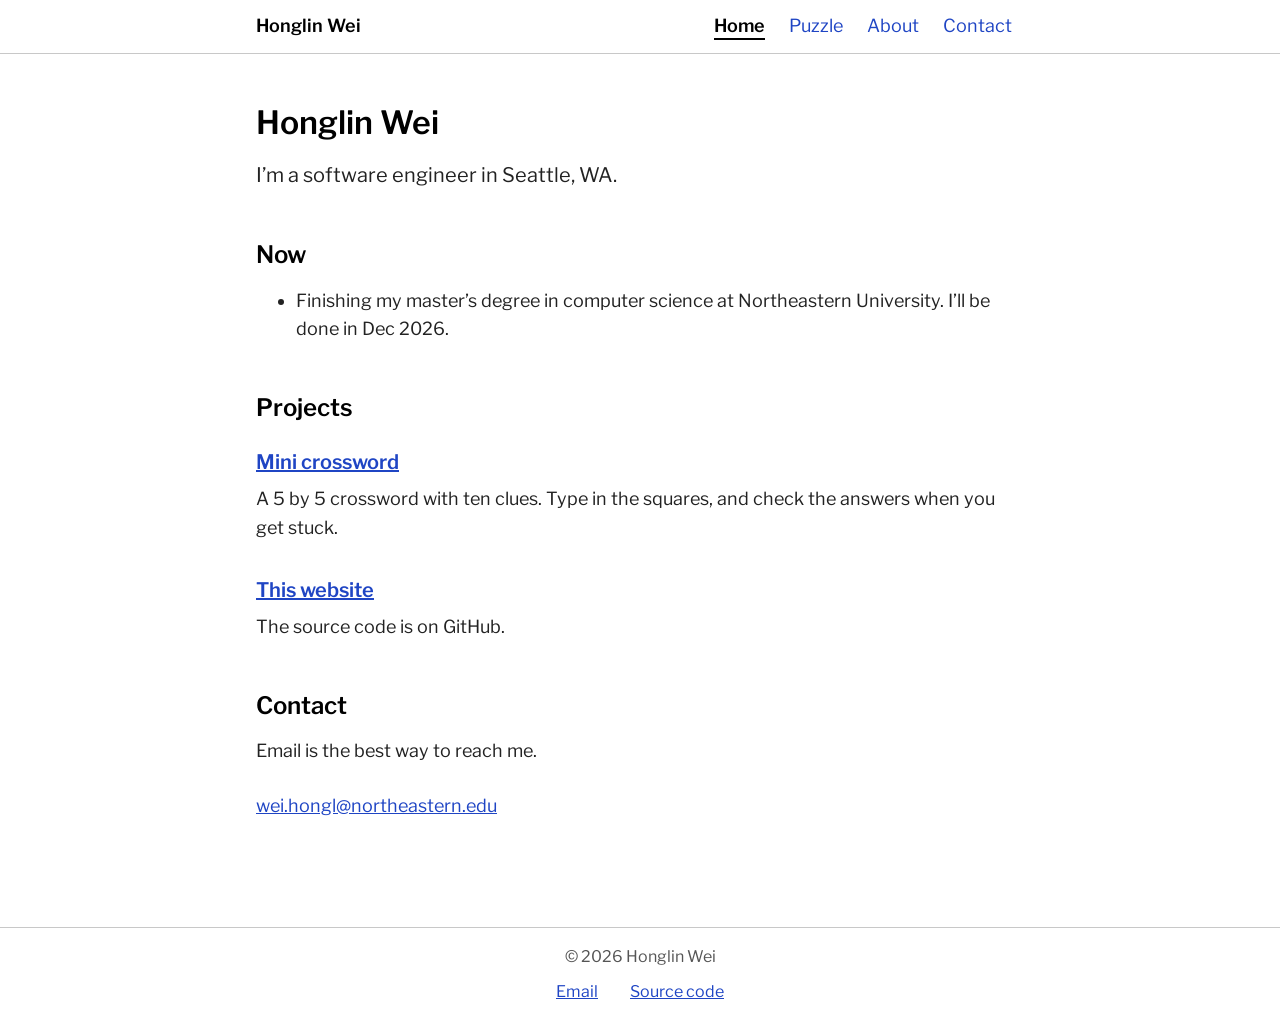
<file: src/index.html>
<!DOCTYPE html>
<html lang="en">
<head>
  <meta charset="UTF-8">
  <meta name="viewport" content="width=device-width, initial-scale=1">
  <meta name="description" content="Honglin Wei, MSCS student at Northeastern University">
  <title>Honglin Wei</title>
  <link rel="icon" href="assets/images/favicon.svg" type="image/svg+xml">
  <link rel="preconnect" href="https://fonts.googleapis.com">
  <link rel="preconnect" href="https://fonts.gstatic.com" crossorigin>
  <link rel="stylesheet" href="https://fonts.googleapis.com/css2?family=Libre+Franklin:wght@400;600&amp;display=swap">
  <link rel="stylesheet" href="assets/css/styles.css">
  <link rel="stylesheet" href="home.css">
</head>
<body>
  <header>
    <nav>
      <a class="site-name" href="./">Honglin Wei</a>
      <ul class="nav-links">
        <li><a class="active" href="./" aria-current="page">Home</a></li>
        <li><a href="game/">Puzzle</a></li>
        <li><a href="about/">About</a></li>
        <li><a href="contact/">Contact</a></li>
      </ul>
    </nav>
  </header>

  <main>
    <section class="intro">
      <h1>Honglin Wei</h1>
      <p>I&rsquo;m a software engineer in Seattle, WA.</p>
    </section>

    <section>
      <h2>Now</h2>
      <ul>
        <li>Finishing my master&rsquo;s degree in computer science at Northeastern University. I&rsquo;ll be done in Dec 2026.</li>
      </ul>
    </section>

    <section>
      <h2>Projects</h2>
      <ul class="project-list">
        <li>
          <h3><a class="standalone-link" href="game/">Mini crossword</a></h3>
          <p>A 5 by 5 crossword with ten clues. Type in the squares, and check the answers when you get stuck.</p>
        </li>
        <li>
          <h3><a class="standalone-link" href="https://github.com/grapefruit-leaf/CS5610-Project_1">This website</a></h3>
          <p>The source code is on GitHub.</p>
        </li>
      </ul>
    </section>

    <section>
      <h2>Contact</h2>
      <p>Email is the best way to reach me.</p>
      <p><a class="standalone-link" href="mailto:wei.hongl@northeastern.edu">wei.hongl@northeastern.edu</a></p>
    </section>
  </main>

  <footer>
    <p>&copy; 2026 Honglin Wei</p>
    <ul class="footer-links">
      <li><a href="mailto:wei.hongl@northeastern.edu">Email</a></li>
      <li><a href="https://github.com/grapefruit-leaf/CS5610-Project_1">Source code</a></li>
    </ul>
  </footer>
</body>
</html>
</file>
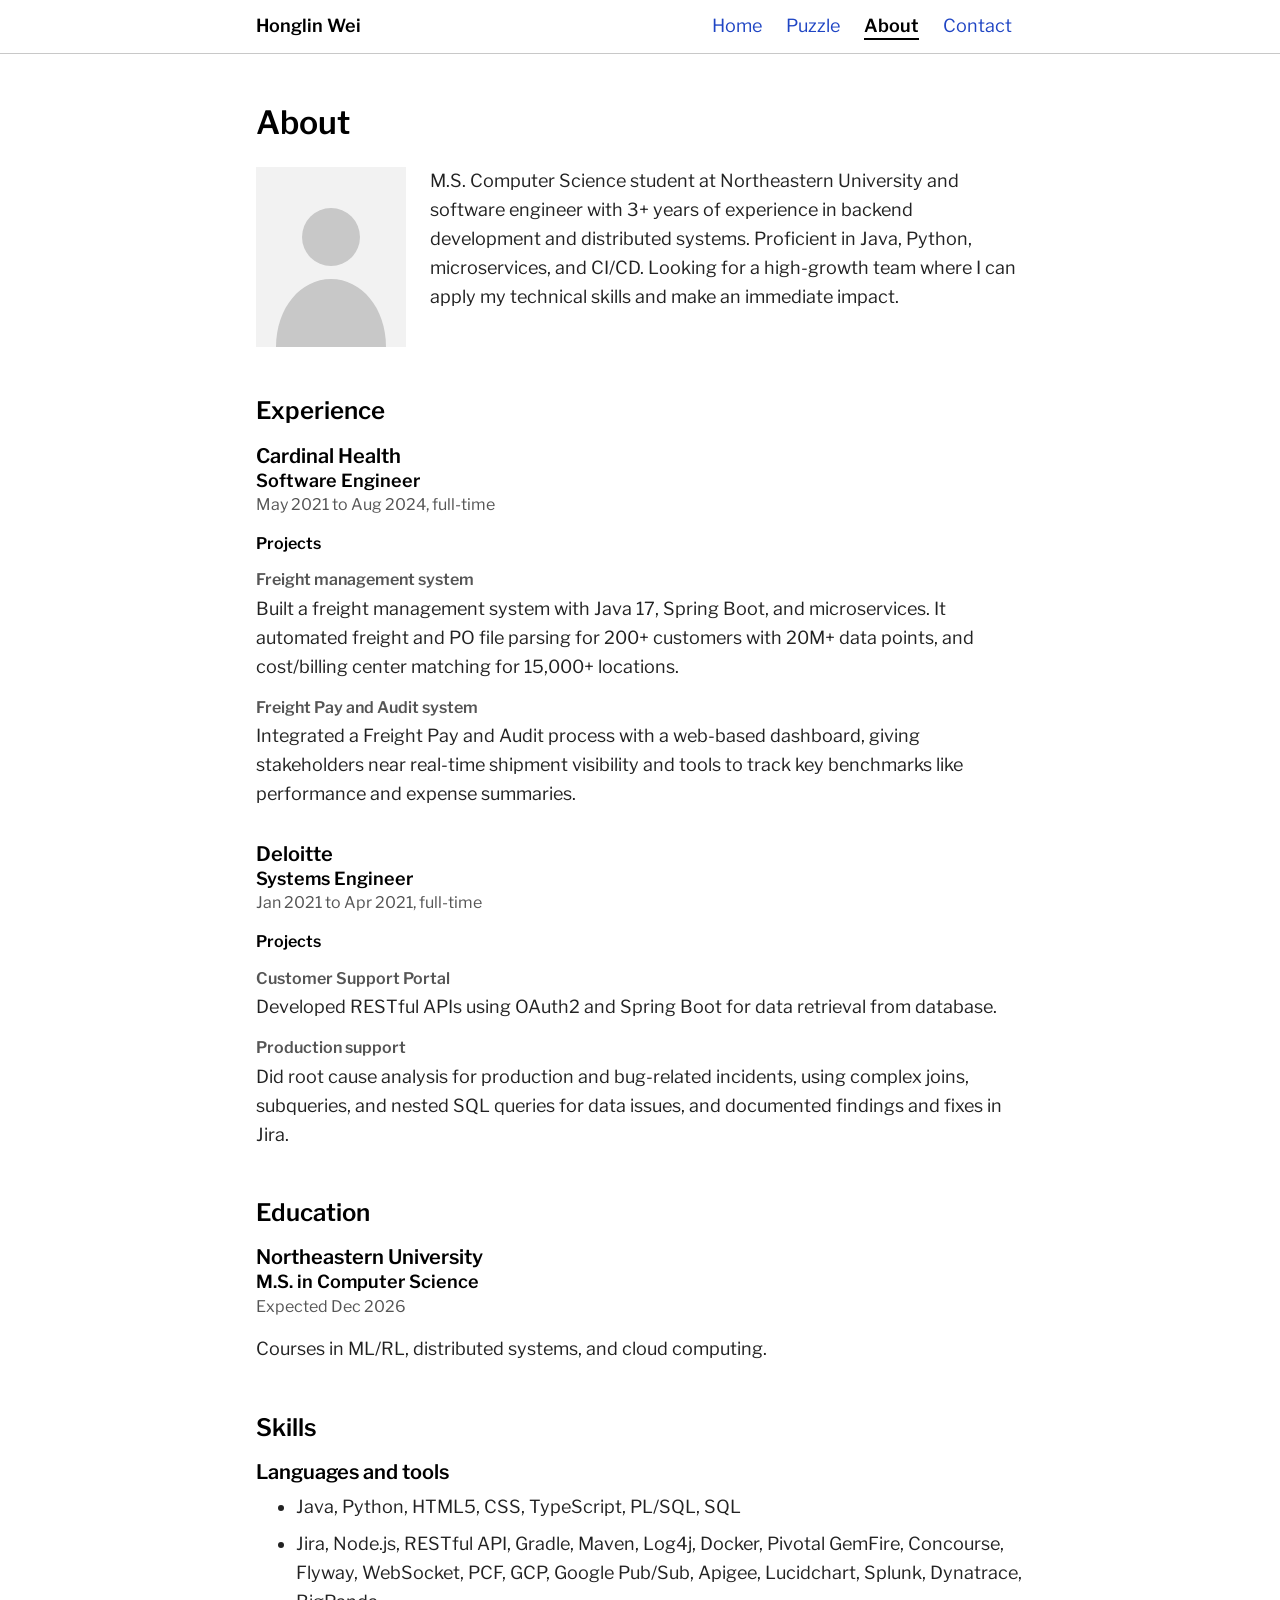
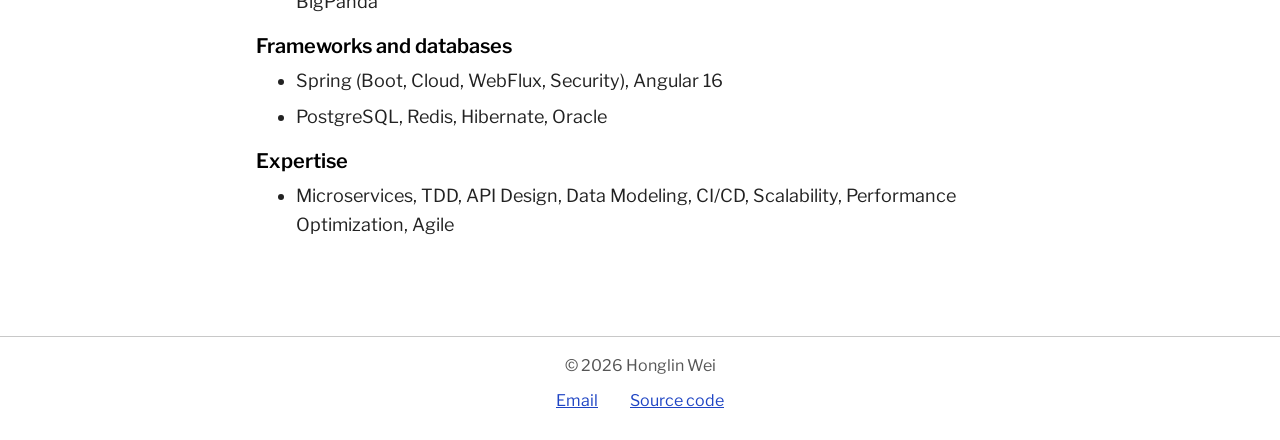
<file: src/about/index.html>
<!DOCTYPE html>
<html lang="en">
<head>
  <meta charset="UTF-8">
  <meta name="viewport" content="width=device-width, initial-scale=1">
  <meta name="description" content="Work experience, education and skills of Honglin Wei">
  <title>About | Honglin Wei</title>
  <link rel="icon" href="../assets/images/favicon.svg" type="image/svg+xml">
  <link rel="preconnect" href="https://fonts.googleapis.com">
  <link rel="preconnect" href="https://fonts.gstatic.com" crossorigin>
  <link rel="stylesheet" href="https://fonts.googleapis.com/css2?family=Libre+Franklin:wght@400;600&amp;display=swap">
  <link rel="stylesheet" href="../assets/css/styles.css">
  <link rel="stylesheet" href="about.css">
</head>
<body>
  <header>
    <nav>
      <a class="site-name" href="../">Honglin Wei</a>
      <ul class="nav-links">
        <li><a href="../">Home</a></li>
        <li><a href="../game/">Puzzle</a></li>
        <li><a class="active" href="../about/" aria-current="page">About</a></li>
        <li><a href="../contact/">Contact</a></li>
      </ul>
    </nav>
  </header>

  <main>
    <section class="about-intro">
      <h1>About</h1>
      <img class="portrait" src="../assets/images/portrait.svg" alt="Placeholder for a photo of Honglin" width="300" height="360">
      <p>
        M.S. Computer Science student at Northeastern University and software engineer with 3+ years of experience
        in backend development and distributed systems. Proficient in Java, Python, microservices, and CI/CD.
        Looking for a high-growth team where I can apply my technical skills and make an immediate impact.
      </p>
    </section>

    <section>
      <h2>Experience</h2>

      <article class="job">
        <h3>Cardinal Health</h3>
        <h4>Software Engineer</h4>
        <p class="job-dates">May 2021 to Aug 2024, full-time</p>

        <h5>Projects</h5>
        <h6>Freight management system</h6>
        <p>
          Built a freight management system with Java 17, Spring Boot, and microservices. It automated freight and PO
          file parsing for 200+ customers with 20M+ data points, and cost/billing center matching for 15,000+ locations.
        </p>
        <h6>Freight Pay and Audit system</h6>
        <p>
          Integrated a Freight Pay and Audit process with a web-based dashboard, giving stakeholders near real-time
          shipment visibility and tools to track key benchmarks like performance and expense summaries.
        </p>
      </article>

      <article class="job">
        <h3>Deloitte</h3>
        <h4>Systems Engineer</h4>
        <p class="job-dates">Jan 2021 to Apr 2021, full-time</p>

        <h5>Projects</h5>
        <h6>Customer Support Portal</h6>
        <p>
          Developed RESTful APIs using OAuth2 and Spring Boot for data retrieval from database.
        </p>
        <h6>Production support</h6>
        <p>
          Did root cause analysis for production and bug-related incidents, using complex joins, subqueries, and nested
          SQL queries for data issues, and documented findings and fixes in Jira.
        </p>
      </article>
    </section>

    <section>
      <h2>Education</h2>
      <article class="job">
        <h3>Northeastern University</h3>
        <h4>M.S. in Computer Science</h4>
        <p class="job-dates">Expected Dec 2026</p>
        <p>Courses in ML/RL, distributed systems, and cloud computing.</p>
      </article>
    </section>

    <section>
      <h2>Skills</h2>

      <h3>Languages and tools</h3>
      <ul>
        <li>Java, Python, HTML5, CSS, TypeScript, PL/SQL, SQL</li>
        <li>
          Jira, Node.js, RESTful API, Gradle, Maven, Log4j, Docker, Pivotal GemFire, Concourse, Flyway, WebSocket,
          PCF, GCP, Google Pub/Sub, Apigee, Lucidchart, Splunk, Dynatrace, BigPanda
        </li>
      </ul>

      <h3>Frameworks and databases</h3>
      <ul>
        <li>Spring (Boot, Cloud, WebFlux, Security), Angular 16</li>
        <li>PostgreSQL, Redis, Hibernate, Oracle</li>
      </ul>

      <h3>Expertise</h3>
      <ul>
        <li>Microservices, TDD, API Design, Data Modeling, CI/CD, Scalability, Performance Optimization, Agile</li>
      </ul>
    </section>
  </main>

  <footer>
    <p>&copy; 2026 Honglin Wei</p>
    <ul class="footer-links">
      <li><a href="mailto:wei.hongl@northeastern.edu">Email</a></li>
      <li><a href="https://github.com/grapefruit-leaf/CS5610-Project_1">Source code</a></li>
    </ul>
  </footer>
</body>
</html>
</file>
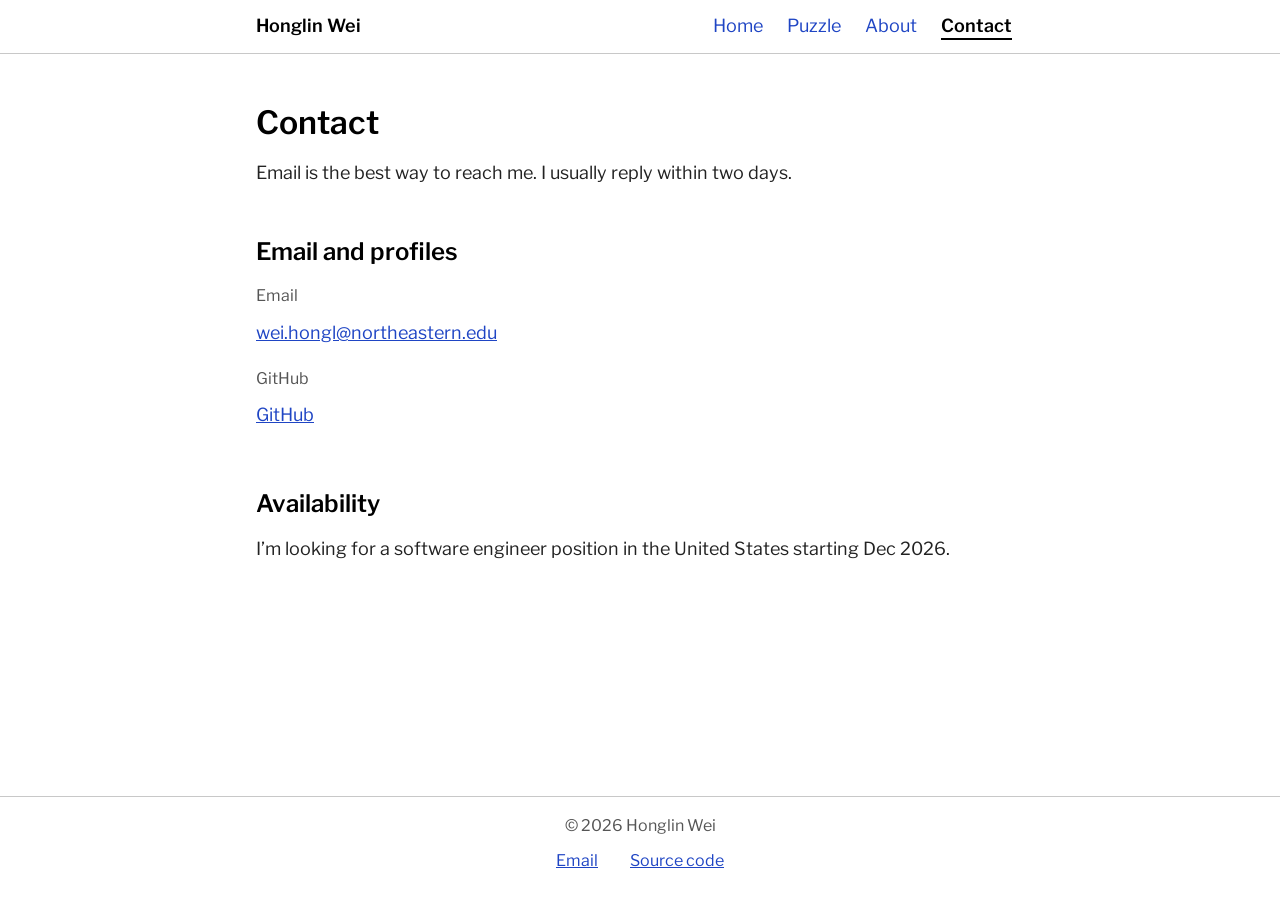
<file: src/contact/index.html>
<!DOCTYPE html>
<html lang="en">
<head>
  <meta charset="UTF-8">
  <meta name="viewport" content="width=device-width, initial-scale=1">
  <meta name="description" content="How to contact Honglin Wei">
  <title>Contact | Honglin Wei</title>
  <link rel="icon" href="../assets/images/favicon.svg" type="image/svg+xml">
  <link rel="preconnect" href="https://fonts.googleapis.com">
  <link rel="preconnect" href="https://fonts.gstatic.com" crossorigin>
  <link rel="stylesheet" href="https://fonts.googleapis.com/css2?family=Libre+Franklin:wght@400;600&amp;display=swap">
  <link rel="stylesheet" href="../assets/css/styles.css">
  <link rel="stylesheet" href="contact.css">
</head>
<body>
  <header>
    <nav>
      <a class="site-name" href="../">Honglin Wei</a>
      <ul class="nav-links">
        <li><a href="../">Home</a></li>
        <li><a href="../game/">Puzzle</a></li>
        <li><a href="../about/">About</a></li>
        <li><a class="active" href="../contact/" aria-current="page">Contact</a></li>
      </ul>
    </nav>
  </header>

  <main>
    <section>
      <h1>Contact</h1>
      <p>Email is the best way to reach me. I usually reply within two days.</p>
    </section>

    <section>
      <h2>Email and profiles</h2>
      <ul class="contact-list">
        <li>
          <span class="contact-label">Email</span>
          <a class="standalone-link" href="mailto:wei.hongl@northeastern.edu">wei.hongl@northeastern.edu</a>
        </li>
        <li>
          <span class="contact-label">GitHub</span>
          <a class="standalone-link" href="https://github.com/grapefruit-leaf">GitHub</a>
        </li>
      </ul>
    </section>

    <section>
      <h2>Availability</h2>
      <p>I&rsquo;m looking for a software engineer position in the United States starting Dec 2026.</p>
    </section>
  </main>

  <footer>
    <p>&copy; 2026 Honglin Wei</p>
    <ul class="footer-links">
      <li><a href="mailto:wei.hongl@northeastern.edu">Email</a></li>
      <li><a href="https://github.com/grapefruit-leaf/CS5610-Project_1">Source code</a></li>
    </ul>
  </footer>
</body>
</html>
</file>
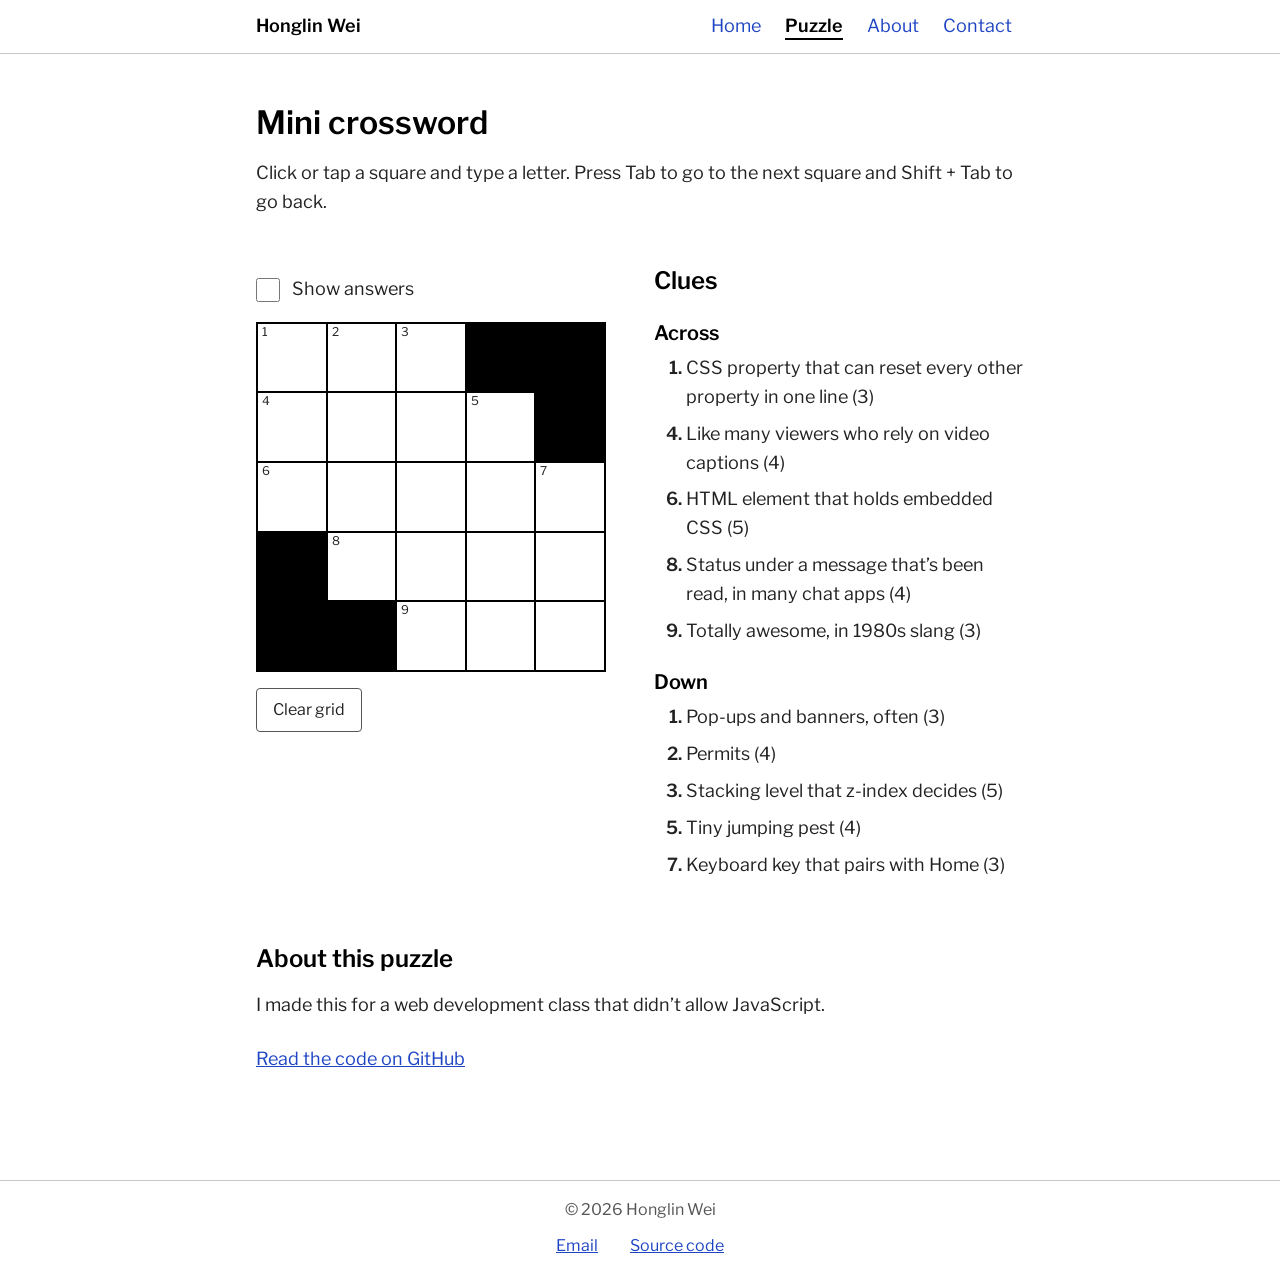
<file: src/game/index.html>
<!DOCTYPE html>
<html lang="en">
<head>
  <meta charset="UTF-8">
  <meta name="viewport" content="width=device-width, initial-scale=1">
  <meta name="description" content="A 5 by 5 mini crossword made with only HTML and CSS">
  <title>Mini crossword | Honglin Wei</title>
  <link rel="icon" href="../assets/images/favicon.svg" type="image/svg+xml">
  <link rel="preconnect" href="https://fonts.googleapis.com">
  <link rel="preconnect" href="https://fonts.gstatic.com" crossorigin>
  <link rel="stylesheet" href="https://fonts.googleapis.com/css2?family=Libre+Franklin:wght@400;600&amp;display=swap">
  <link rel="stylesheet" href="../assets/css/styles.css">
  <link rel="stylesheet" href="game.css">
</head>
<body>
  <header>
    <nav>
      <a class="site-name" href="../">Honglin Wei</a>
      <ul class="nav-links">
        <li><a href="../">Home</a></li>
        <li><a class="active" href="../game/" aria-current="page">Puzzle</a></li>
        <li><a href="../about/">About</a></li>
        <li><a href="../contact/">Contact</a></li>
      </ul>
    </nav>
  </header>

  <main>
    <section>
      <h1>Mini crossword</h1>
      <p>Click or tap a square and type a letter. Press Tab to go to the next square and Shift + Tab to go back.</p>
    </section>

    <div class="puzzle-area">
      <form class="puzzle-form">
        <input class="reveal-checkbox" type="checkbox" id="show-answers">
        <label class="reveal-label" for="show-answers">Show answers</label>

        <div class="crossword-grid">
          <div class="cell" data-answer="A">
            <span class="cell-number">1</span>
            <input type="text" maxlength="1" autocomplete="off" aria-label="Row 1, column 1, 1 Across, 1 Down">
          </div>
          <div class="cell" data-answer="L">
            <span class="cell-number">2</span>
            <input type="text" maxlength="1" autocomplete="off" aria-label="Row 1, column 2, 1 Across, 2 Down">
          </div>
          <div class="cell" data-answer="L">
            <span class="cell-number">3</span>
            <input type="text" maxlength="1" autocomplete="off" aria-label="Row 1, column 3, 1 Across, 3 Down">
          </div>
          <div class="cell block"></div>
          <div class="cell block"></div>
          <div class="cell" data-answer="D">
            <span class="cell-number">4</span>
            <input type="text" maxlength="1" autocomplete="off" aria-label="Row 2, column 1, 4 Across, 1 Down">
          </div>
          <div class="cell" data-answer="E">
            <input type="text" maxlength="1" autocomplete="off" aria-label="Row 2, column 2, 4 Across, 2 Down">
          </div>
          <div class="cell" data-answer="A">
            <input type="text" maxlength="1" autocomplete="off" aria-label="Row 2, column 3, 4 Across, 3 Down">
          </div>
          <div class="cell" data-answer="F">
            <span class="cell-number">5</span>
            <input type="text" maxlength="1" autocomplete="off" aria-label="Row 2, column 4, 4 Across, 5 Down">
          </div>
          <div class="cell block"></div>
          <div class="cell" data-answer="S">
            <span class="cell-number">6</span>
            <input type="text" maxlength="1" autocomplete="off" aria-label="Row 3, column 1, 6 Across, 1 Down">
          </div>
          <div class="cell" data-answer="T">
            <input type="text" maxlength="1" autocomplete="off" aria-label="Row 3, column 2, 6 Across, 2 Down">
          </div>
          <div class="cell" data-answer="Y">
            <input type="text" maxlength="1" autocomplete="off" aria-label="Row 3, column 3, 6 Across, 3 Down">
          </div>
          <div class="cell" data-answer="L">
            <input type="text" maxlength="1" autocomplete="off" aria-label="Row 3, column 4, 6 Across, 5 Down">
          </div>
          <div class="cell" data-answer="E">
            <span class="cell-number">7</span>
            <input type="text" maxlength="1" autocomplete="off" aria-label="Row 3, column 5, 6 Across, 7 Down">
          </div>
          <div class="cell block"></div>
          <div class="cell" data-answer="S">
            <span class="cell-number">8</span>
            <input type="text" maxlength="1" autocomplete="off" aria-label="Row 4, column 2, 8 Across, 2 Down">
          </div>
          <div class="cell" data-answer="E">
            <input type="text" maxlength="1" autocomplete="off" aria-label="Row 4, column 3, 8 Across, 3 Down">
          </div>
          <div class="cell" data-answer="E">
            <input type="text" maxlength="1" autocomplete="off" aria-label="Row 4, column 4, 8 Across, 5 Down">
          </div>
          <div class="cell" data-answer="N">
            <input type="text" maxlength="1" autocomplete="off" aria-label="Row 4, column 5, 8 Across, 7 Down">
          </div>
          <div class="cell block"></div>
          <div class="cell block"></div>
          <div class="cell" data-answer="R">
            <span class="cell-number">9</span>
            <input type="text" maxlength="1" autocomplete="off" aria-label="Row 5, column 3, 9 Across, 3 Down">
          </div>
          <div class="cell" data-answer="A">
            <input type="text" maxlength="1" autocomplete="off" aria-label="Row 5, column 4, 9 Across, 5 Down">
          </div>
          <div class="cell" data-answer="D">
            <input type="text" maxlength="1" autocomplete="off" aria-label="Row 5, column 5, 9 Across, 7 Down">
          </div>

        </div>

        <button class="clear-button" type="reset">Clear grid</button>
      </form>

      <section class="clues">
        <h2>Clues</h2>

        <h3>Across</h3>
        <ol class="clue-list">
          <li value="1">CSS property that can reset every other property in one line (3)</li>
          <li value="4">Like many viewers who rely on video captions (4)</li>
          <li value="6">HTML element that holds embedded CSS (5)</li>
          <li value="8">Status under a message that&rsquo;s been read, in many chat apps (4)</li>
          <li value="9">Totally awesome, in 1980s slang (3)</li>
        </ol>

        <h3>Down</h3>
        <ol class="clue-list">
          <li value="1">Pop-ups and banners, often (3)</li>
          <li value="2">Permits (4)</li>
          <li value="3">Stacking level that z-index decides (5)</li>
          <li value="5">Tiny jumping pest (4)</li>
          <li value="7">Keyboard key that pairs with Home (3)</li>
        </ol>
      </section>
    </div>

    <section>
      <h2>About this puzzle</h2>
      <p>
        I made this for a web development class that didn&rsquo;t allow JavaScript.
      </p>
      <p><a class="standalone-link" href="https://github.com/grapefruit-leaf/CS5610-Project_1">Read the code on GitHub</a></p>
    </section>
  </main>

  <footer>
    <p>&copy; 2026 Honglin Wei</p>
    <ul class="footer-links">
      <li><a href="mailto:wei.hongl@northeastern.edu">Email</a></li>
      <li><a href="https://github.com/grapefruit-leaf/CS5610-Project_1">Source code</a></li>
    </ul>
  </footer>
</body>
</html>
</file>
<file: src/assets/css/styles.css>
:root {
  --color-white: #ffffff;
  --color-light-gray: #f2f2f2;
  --color-border: #c8c8c8;
  --color-gray: #555555;
  --color-text: #222222;
  --color-black: #000000;
  --color-accent: #1f45c4;
  --color-accent-light: #e8eefc;

  --font-main: "Libre Franklin", Arial, sans-serif;

  --font-size-xs: 0.75rem;
  --font-size-sm: 1rem;
  --font-size-md: 1.125rem;
  --font-size-lg: 1.25rem;
  --font-size-xl: 1.5rem;
  --font-size-xxl: 2rem;

  --space-xs: 4px;
  --space-sm: 8px;
  --space-md: 16px;
  --space-lg: 24px;
  --space-xl: 32px;
  --space-xxl: 48px;
}

* {
  box-sizing: border-box;
}

html {
  scroll-padding-top: 70px;
}

body {
  display: flex;
  flex-direction: column;
  min-height: 100vh;
  margin: 0;
  background-color: var(--color-white);
  color: var(--color-text);
  font-family: var(--font-main);
  font-size: var(--font-size-md);
  line-height: 1.6;
  overflow-wrap: break-word;
}

main {
  flex: 1;
  width: 100%;
  max-width: 800px;
  margin: 0 auto;
  padding: var(--space-xxl) var(--space-md);
}

section {
  margin-bottom: var(--space-xxl);
}

h1,
h2,
h3,
h4,
h5,
h6 {
  margin: 0 0 var(--space-sm);
  color: var(--color-black);
  font-weight: 600;
  line-height: 1.3;
}

h1 {
  margin-bottom: var(--space-md);
  font-size: var(--font-size-xxl);
}

h2 {
  margin-bottom: var(--space-md);
  font-size: var(--font-size-xl);
}

h3 {
  font-size: var(--font-size-lg);
}

h4 {
  font-size: var(--font-size-md);
}

h5 {
  font-size: var(--font-size-sm);
}

h6 {
  font-size: var(--font-size-sm);
  color: var(--color-gray);
}

p,
ul,
ol {
  max-width: 65ch;
  margin: 0 0 var(--space-md);
}

main li {
  margin-bottom: var(--space-sm);
}

img {
  max-width: 100%;
  height: auto;
}

a {
  color: var(--color-accent);
}

a:hover {
  text-decoration-thickness: 2px;
}

:focus-visible {
  outline: 3px solid var(--color-accent);
  outline-offset: 2px;
}

.standalone-link {
  display: inline-block;
  padding: 10px 0;
}

header {
  position: sticky;
  top: 0;
  z-index: 10;
  background-color: var(--color-white);
  border-bottom: 1px solid var(--color-border);
}

nav {
  display: flex;
  justify-content: space-between;
  align-items: center;
  max-width: 800px;
  margin: 0 auto;
  padding: 0 var(--space-md);
}

.site-name {
  padding: 12px 0;
  color: var(--color-black);
  font-weight: 600;
  text-decoration: none;
}

.site-name:hover {
  text-decoration: underline;
}

.nav-links {
  display: flex;
  margin: 0;
  padding: 0;
  list-style: none;
}

.nav-links a {
  display: block;
  padding: 12px;
  text-decoration: none;
  transition: background-color 0.2s;
}

.nav-links a:hover {
  background-color: var(--color-light-gray);
  text-decoration: underline;
}

.nav-links a.active {
  color: var(--color-black);
  font-weight: 600;
  text-decoration: underline;
  text-decoration-thickness: 2px;
  text-underline-offset: 6px;
}

.nav-links a:focus-visible {
  outline-offset: -3px;
}

footer {
  padding: var(--space-md);
  border-top: 1px solid var(--color-border);
  color: var(--color-gray);
  font-size: var(--font-size-sm);
  text-align: center;
}

footer p {
  max-width: none;
  margin: 0;
}

.footer-links {
  display: flex;
  justify-content: center;
  gap: var(--space-md);
  max-width: none;
  margin: 0;
  padding: 0;
  list-style: none;
}

.footer-links a {
  display: inline-block;
  padding: 10px 8px;
}

@media (max-width: 600px) {
  html {
    scroll-padding-bottom: 70px;
  }

  body {
    padding-bottom: 60px;
  }

  .nav-links {
    position: fixed;
    bottom: 0;
    left: 0;
    width: 100%;
    background-color: var(--color-white);
    border-top: 1px solid var(--color-border);
  }

  .nav-links li {
    flex: 1;
    text-align: center;
  }

  .nav-links a {
    padding: 12px 4px;
    font-size: var(--font-size-sm);
  }
}
</file>
<file: src/home.css>
.intro p {
  font-size: var(--font-size-lg);
}

.project-list {
  padding: 0;
  list-style: none;
}

.project-list li {
  margin-bottom: var(--space-lg);
}

.project-list h3,
.project-list p {
  margin: 0;
}
</file>
<file: src/about/about.css>
.portrait {
  display: block;
  width: 150px;
  margin-bottom: var(--space-md);
}

@media (min-width: 601px) {
  .about-intro {
    display: flex;
    flex-wrap: wrap;
    align-items: flex-start;
    gap: var(--space-lg);
  }

  .about-intro h1 {
    width: 100%;
    margin-bottom: 0;
  }

  .about-intro p {
    flex: 1;
  }

  .portrait {
    margin-bottom: 0;
  }
}

.job {
  margin-bottom: var(--space-xl);
}

.job h3,
.job h4 {
  margin-bottom: 0;
}

.job-dates {
  color: var(--color-gray);
  font-size: var(--font-size-sm);
}

.job h5 {
  margin-top: var(--space-md);
}

.job h6 {
  margin-top: var(--space-md);
  margin-bottom: var(--space-xs);
}
</file>
<file: src/contact/contact.css>
.contact-list {
  padding: 0;
  list-style: none;
}

.contact-label {
  display: block;
  color: var(--color-gray);
  font-size: var(--font-size-sm);
}
</file>
<file: src/game/game.css>
.puzzle-area {
  display: flex;
  flex-direction: column;
  gap: var(--space-xl);
  margin-bottom: var(--space-xxl);
}

@media (min-width: 768px) {
  .puzzle-area {
    flex-direction: row;
    align-items: flex-start;
    gap: var(--space-xxl);
  }

  .puzzle-form {
    flex-shrink: 0;
    width: 350px;
  }
}

.reveal-checkbox {
  width: 24px;
  height: 24px;
  margin: 0 var(--space-sm) 0 0;
  vertical-align: middle;
  accent-color: var(--color-accent);
  cursor: pointer;
}

.reveal-label {
  display: inline-block;
  padding: 10px 0;
  cursor: pointer;
}

.crossword-grid {
  display: grid;
  grid-template-columns: repeat(5, 1fr);
  gap: 2px;
  max-width: 350px;
  margin-top: var(--space-sm);
  border: 2px solid var(--color-black);
  background-color: var(--color-black);
}

.cell {
  position: relative;
  aspect-ratio: 1 / 1;
  background-color: var(--color-white);
}

.cell.block {
  background-color: var(--color-black);
}

.cell-number {
  position: absolute;
  top: 2px;
  left: 4px;
  z-index: 1;
  font-size: var(--font-size-xs);
  line-height: 1;
  pointer-events: none;
}

.cell input {
  position: absolute;
  top: 0;
  left: 0;
  width: 100%;
  height: 100%;
  margin: 0;
  padding: var(--space-sm) 0 0;
  border: none;
  border-radius: 0;
  background-color: transparent;
  color: var(--color-accent);
  font-family: var(--font-main);
  font-size: var(--font-size-xl);
  text-align: center;
  text-transform: uppercase;
  transition: background-color 0.2s;
}

.cell input:hover {
  background-color: var(--color-light-gray);
}

.cell input:focus-visible {
  outline: 3px solid var(--color-accent);
  outline-offset: -3px;
  background-color: var(--color-accent-light);
}

.cell::after {
  content: attr(data-answer);
  position: absolute;
  top: 0;
  left: 0;
  width: 100%;
  height: 100%;
  display: none;
  justify-content: center;
  align-items: center;
  padding-top: var(--space-sm);
  color: var(--color-gray);
  font-size: var(--font-size-xl);
  pointer-events: none;
}

.reveal-checkbox:checked ~ .crossword-grid .cell::after {
  display: flex;
}

.reveal-checkbox:checked ~ .crossword-grid input {
  color: transparent;
}

.clear-button {
  min-height: 44px;
  margin-top: var(--space-md);
  padding: var(--space-sm) var(--space-md);
  border: 1px solid var(--color-gray);
  border-radius: 4px;
  background-color: var(--color-white);
  color: var(--color-text);
  font-family: var(--font-main);
  font-size: var(--font-size-sm);
  cursor: pointer;
  transition: background-color 0.2s;
}

.clear-button:hover {
  background-color: var(--color-light-gray);
}

.clues {
  margin-bottom: 0;
}

.clues h3 {
  margin-top: var(--space-lg);
}

.clue-list {
  padding-left: var(--space-xl);
}

.clue-list li::marker {
  font-weight: 600;
}
</file>
